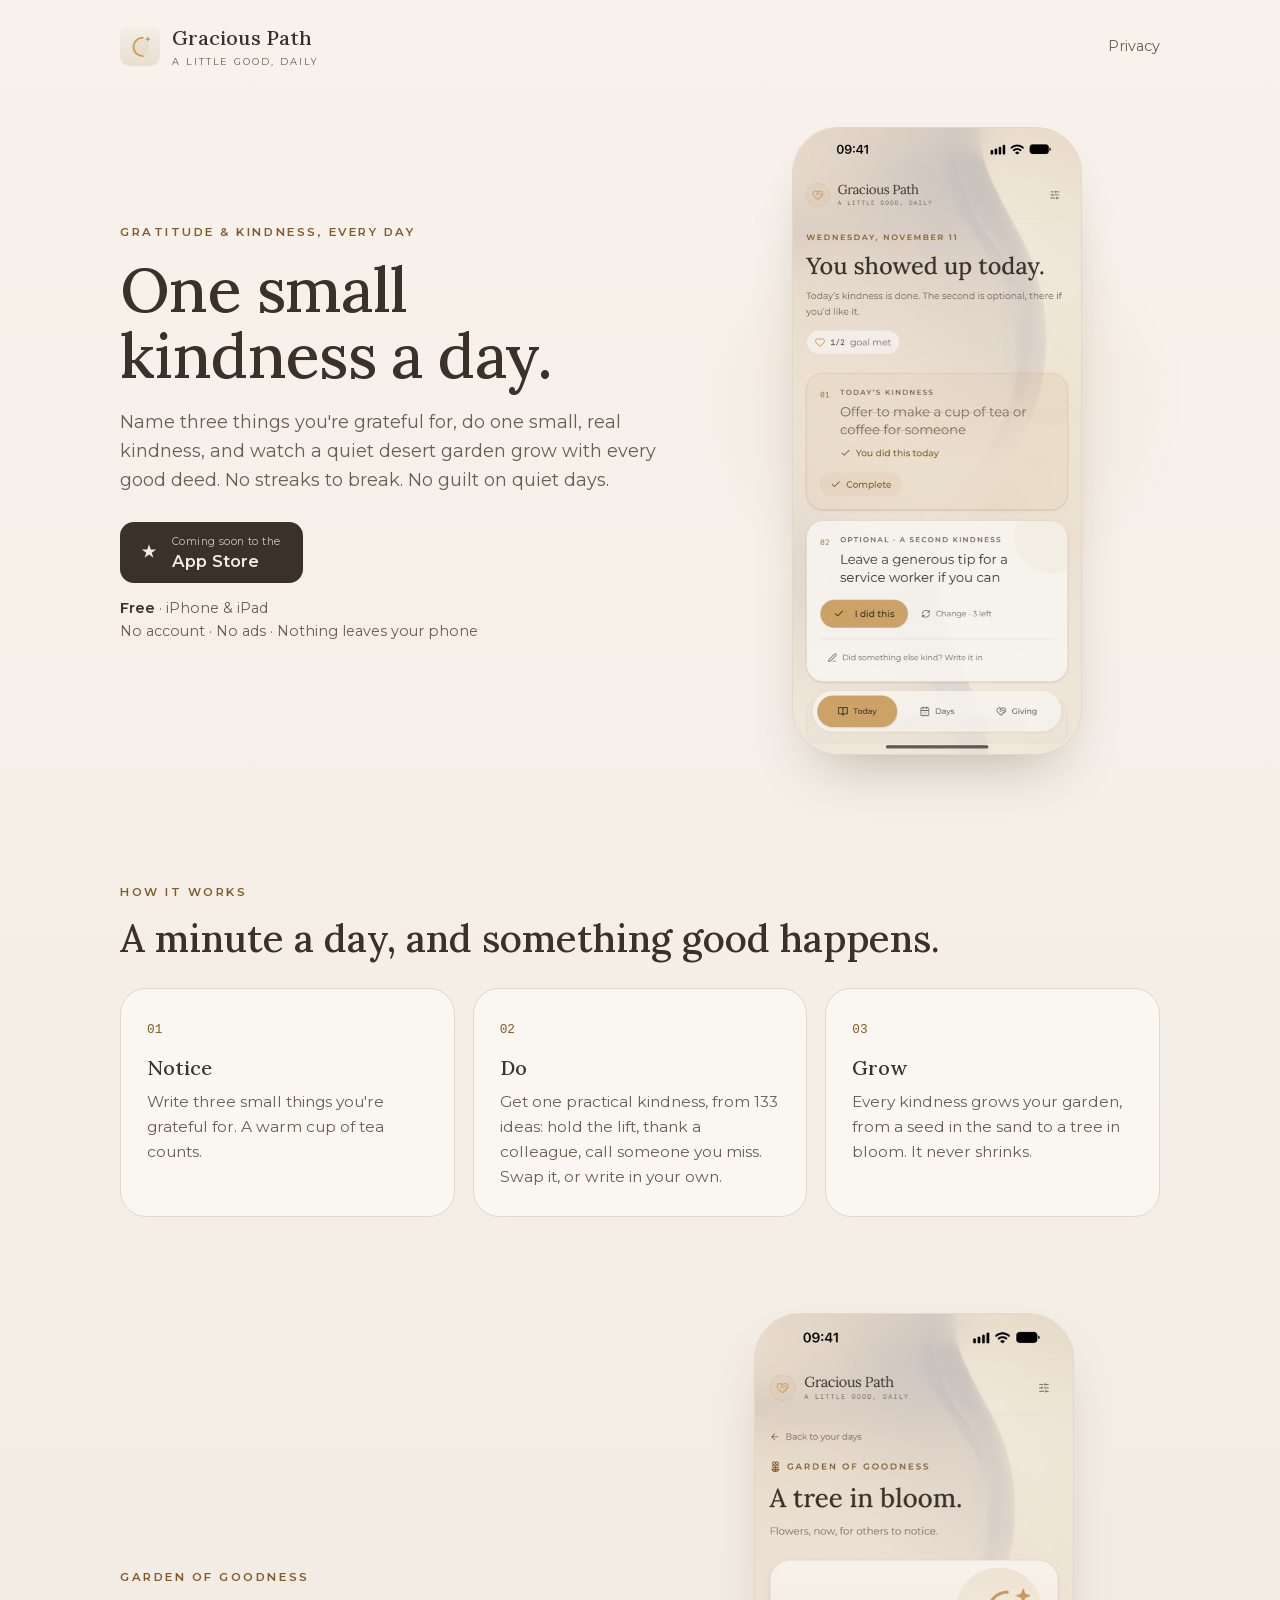
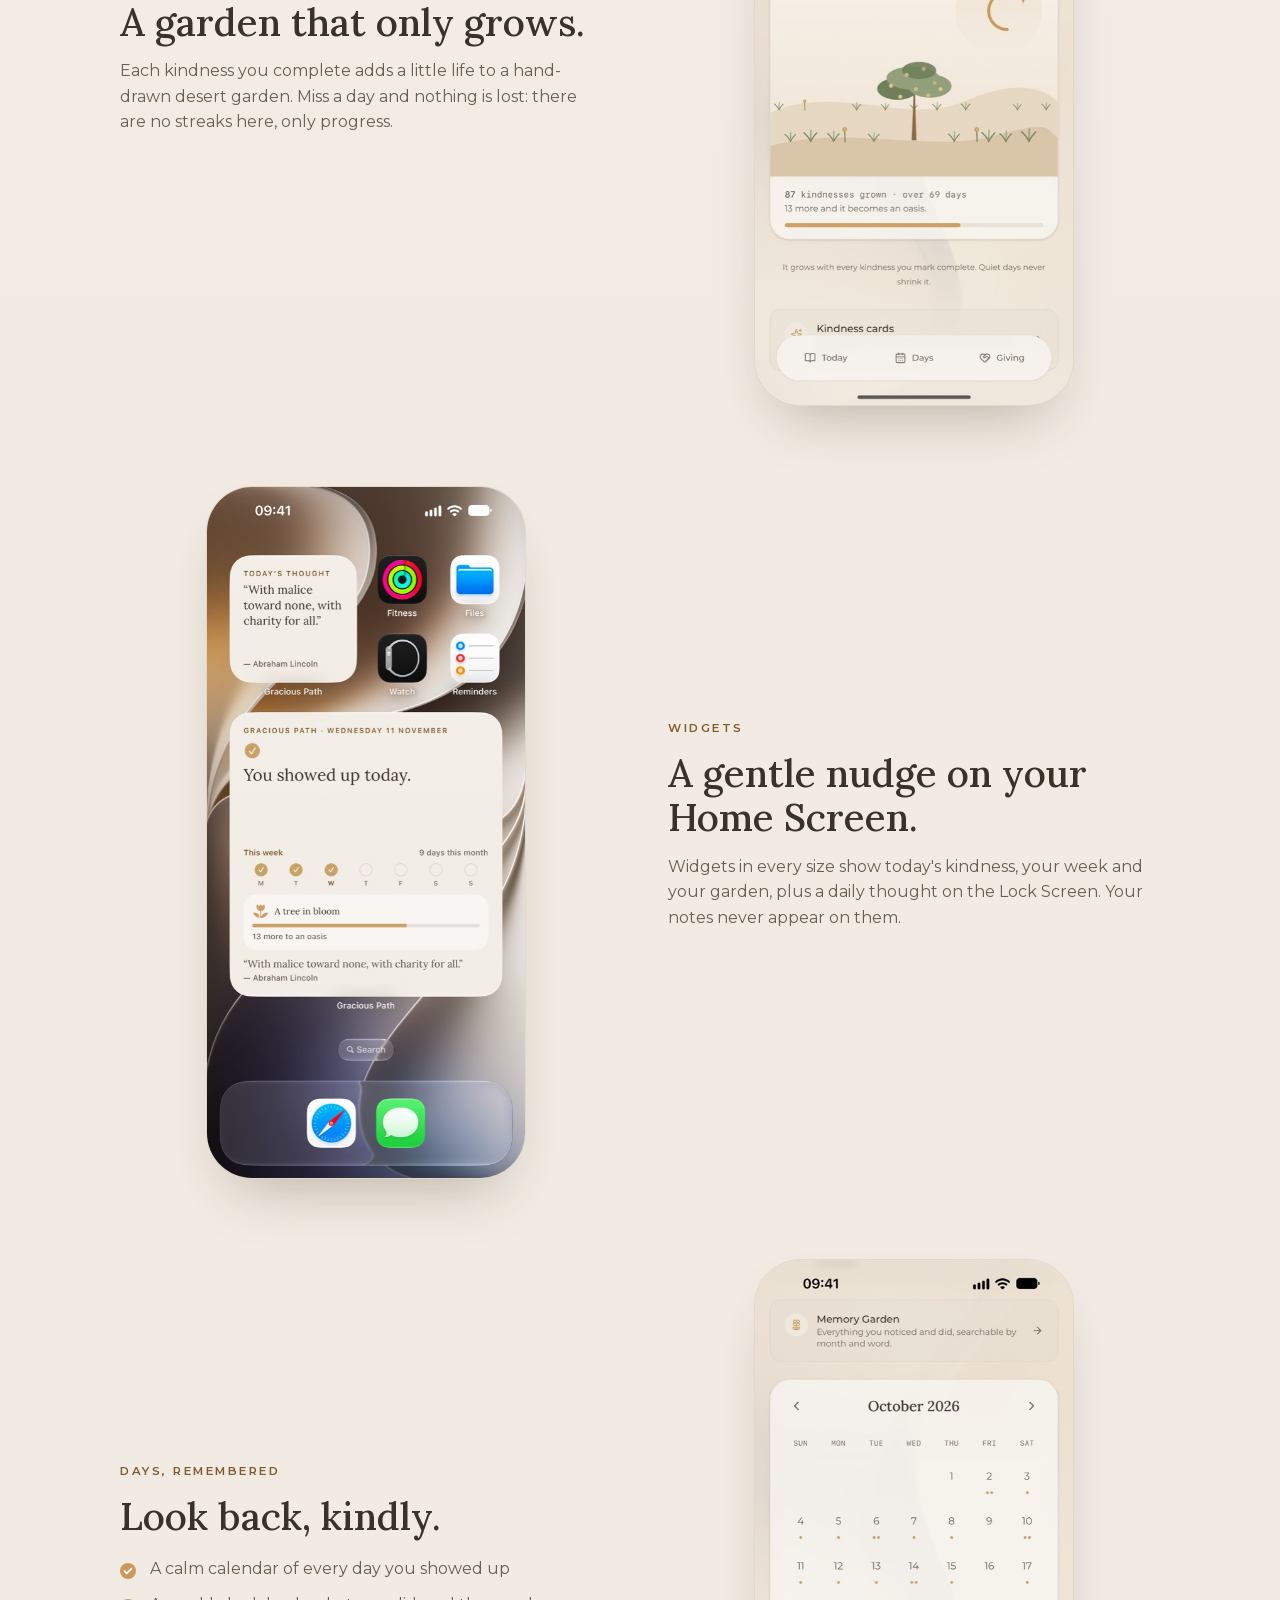
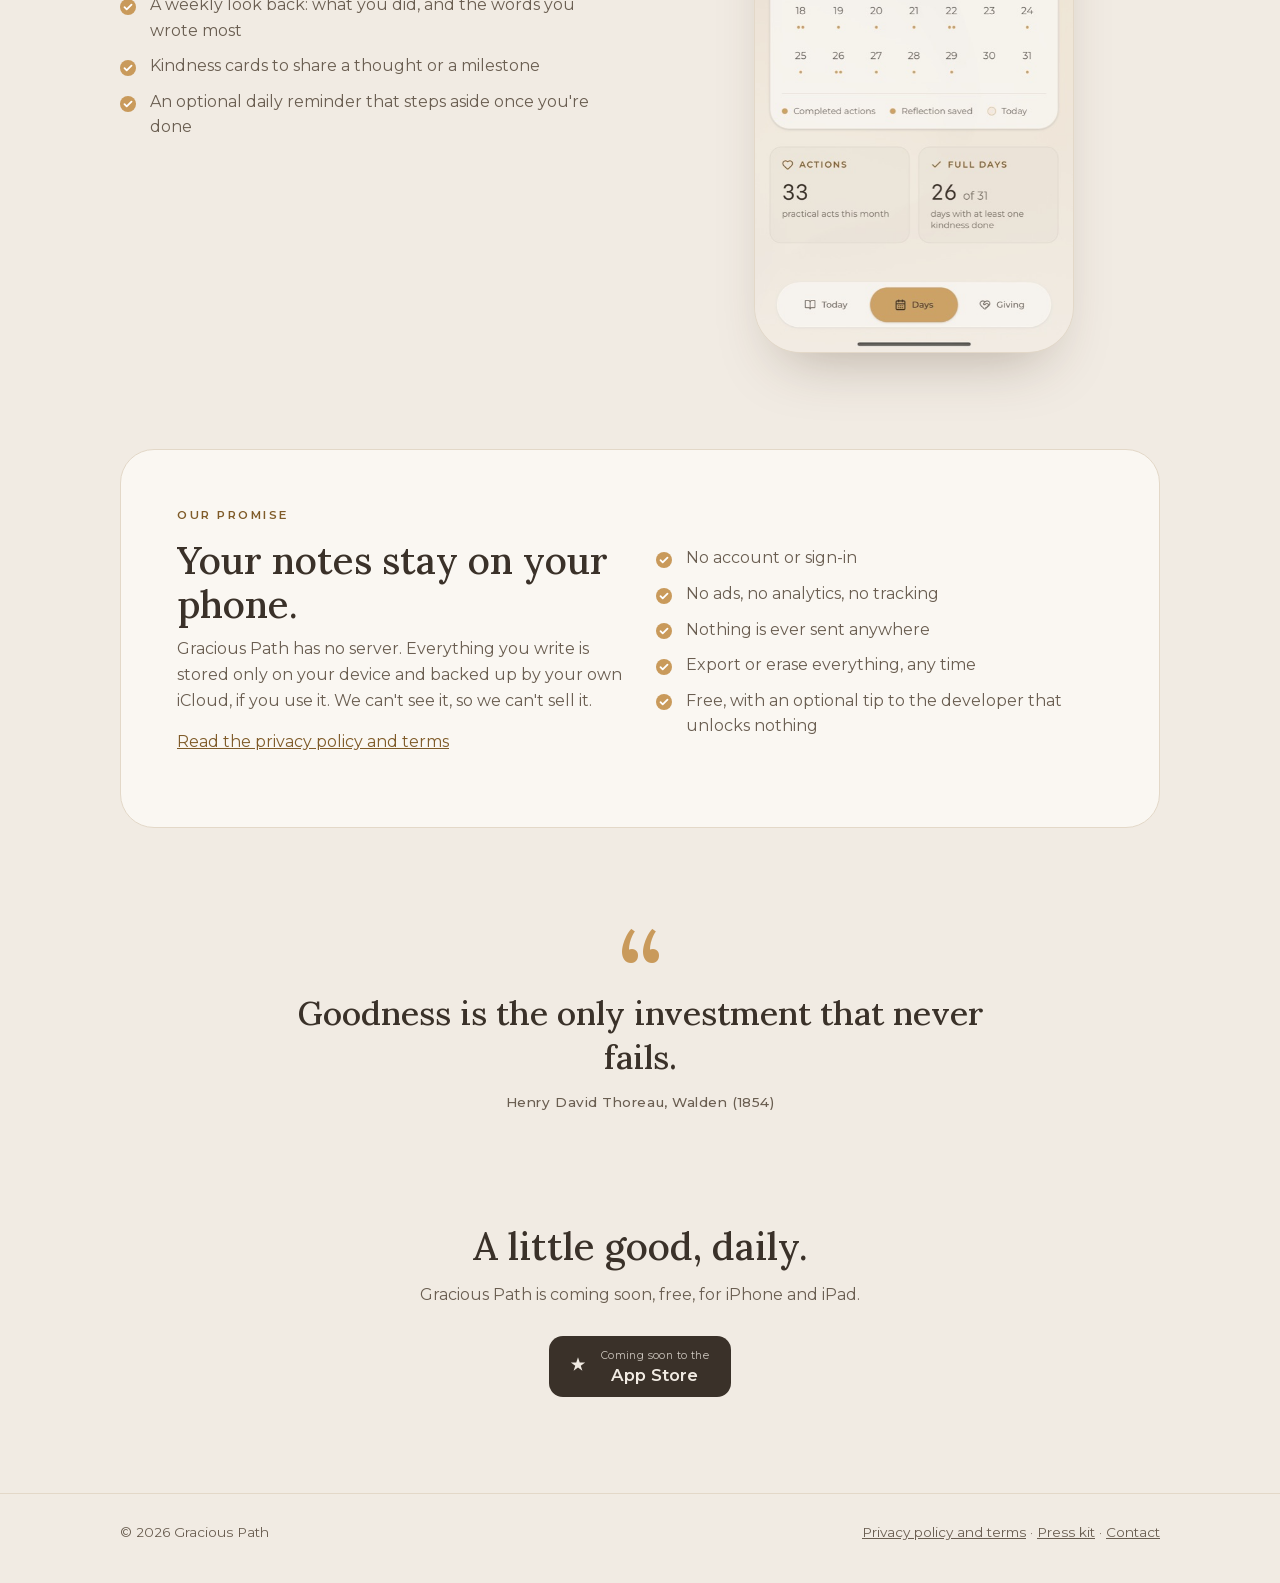
<file: index.html>
<!doctype html>
<html lang="en-GB">
  <head>
    <meta charset="utf-8" />
    <meta name="viewport" content="width=device-width, initial-scale=1" />
    <title>Gracious Path · One small kindness a day</title>
    <meta name="description" content="A free iPhone and iPad app for gratitude and small acts of kindness. Three things you're grateful for, one kind thing to do, and a garden that grows with every good deed. No account, no ads, nothing leaves your phone." />
    <meta name="theme-color" content="#f1ebe3" />
    <!-- Link previews. Update the address when graciouspath.app is pointed here. -->
    <meta property="og:type" content="website" />
    <meta property="og:title" content="Gracious Path · One small kindness a day" />
    <meta property="og:description" content="Three things you're grateful for, one kind thing to do, and a garden that grows with every good deed. Free. No account. Nothing leaves your phone." />
    <meta property="og:url" content="https://bubblycornflakes.github.io/blessed-path-site/" />
    <meta property="og:image" content="https://bubblycornflakes.github.io/blessed-path-site/images/share.jpg" />
    <meta property="og:image:width" content="1200" />
    <meta property="og:image:height" content="630" />
    <meta name="twitter:card" content="summary_large_image" />
    <link rel="icon" type="image/svg+xml" href="images/icon.svg" />
    <link rel="icon" type="image/png" href="favicon.png" />
    <link rel="apple-touch-icon" href="apple-touch-icon.png" />
    <!-- Fonts are served from this site: the page makes no requests to anyone else. -->
    <link rel="stylesheet" href="fonts/fonts.css" />
    <style>
      :root {
        --bg: #f1ebe3;
        --bg-top: #f7f2eb;
        --card: #faf7f2;
        --ink: #3a3129;
        --ink-soft: #6a5e51;
        --gold: #c99a5b;
        --gold-text: #7f5b29;
        --gold-soft: rgba(201, 154, 91, 0.14);
        --line: #e3d8c8;
        --shadow: 0 30px 60px -28px rgba(70, 50, 30, 0.35);
        color-scheme: light;
      }
      @media (prefers-color-scheme: dark) {
        :root {
          --bg: #1e1a16;
          --bg-top: #26211c;
          --card: #2a241e;
          --ink: #f0e9df;
          --ink-soft: #c2b6a6;
          --gold: #c49456;
          --gold-text: #ddb478;
          --gold-soft: rgba(196, 148, 86, 0.16);
          --line: #3d352c;
          --shadow: 0 30px 60px -28px rgba(0, 0, 0, 0.7);
          color-scheme: dark;
        }
      }
      * { box-sizing: border-box; }
      html { scroll-behavior: smooth; }
      body {
        margin: 0;
        background: linear-gradient(180deg, var(--bg-top) 0%, var(--bg) 40%);
        background-color: var(--bg);
        color: var(--ink);
        font-family: "Montserrat", "Helvetica Neue", Arial, sans-serif;
        line-height: 1.6;
        -webkit-font-smoothing: antialiased;
      }
      a { color: var(--gold-text); }
      a:focus-visible { outline: 2px solid var(--gold); outline-offset: 3px; border-radius: 4px; }
      .wrap { max-width: 1080px; margin: 0 auto; padding: 0 20px; }
      .label {
        font-size: 0.72rem; font-weight: 600; letter-spacing: 0.22em;
        text-transform: uppercase; color: var(--gold-text); margin: 0 0 14px;
      }
      h1, h2, h3, blockquote { font-family: "Lora", Georgia, serif; font-weight: 500; }
      h1 { font-size: clamp(2.4rem, 6vw, 3.9rem); line-height: 1.06; margin: 0 0 20px; letter-spacing: -0.01em; }
      h2 { font-size: clamp(1.7rem, 3.6vw, 2.4rem); line-height: 1.15; margin: 0 0 14px; }
      h3 { font-size: 1.25rem; margin: 0 0 6px; }
      p { margin: 0 0 16px; color: var(--ink-soft); }
      .lead { font-size: 1.12rem; color: var(--ink-soft); max-width: 34em; }

      /* Header */
      header { padding: 22px 0; }
      .bar { display: flex; align-items: center; justify-content: space-between; }
      .brand { display: flex; align-items: center; gap: 12px; text-decoration: none; color: var(--ink); }
      .brand img { width: 40px; height: 40px; border-radius: 10px; }
      .brand b { font-family: "Lora", Georgia, serif; font-weight: 500; font-size: 1.25rem; }
      .brand small { display: block; font-size: 0.6rem; letter-spacing: 0.2em; text-transform: uppercase; color: var(--ink-soft); }
      nav a { font-size: 0.9rem; text-decoration: none; color: var(--ink-soft); }
      nav a:hover { color: var(--ink); }

      /* Hero */
      .hero { display: grid; grid-template-columns: 1.1fr 0.9fr; gap: 48px; align-items: center; padding-top: 36px; padding-bottom: 72px; }
      .cta { display: flex; flex-wrap: wrap; align-items: center; gap: 14px 18px; margin-top: 28px; }
      .badge {
        display: inline-flex; align-items: center; gap: 12px;
        background: var(--ink); color: var(--bg); border-radius: 14px; padding: 12px 22px 12px 18px;
      }
      .badge svg { flex: none; }
      .badge span { display: block; font-size: 0.66rem; letter-spacing: 0.04em; opacity: 0.8; }
      .badge strong { display: block; font-size: 1.05rem; font-weight: 600; line-height: 1.2; }
      .facts { font-size: 0.9rem; color: var(--ink-soft); }
      .facts b { color: var(--ink); font-weight: 600; }

      /* Phone screens: real screenshots from the app */
      .phone {
        width: 100%; height: auto; max-width: 320px; margin: 0 auto; display: block;
        border-radius: 46px; border: 1px solid var(--line);
        box-shadow: var(--shadow); background: var(--card);
      }
      /* Keep the hero phone within one screen so the headline stays near the top. */
      .hero .phone { max-width: min(290px, calc((100vh - 210px) * 0.46)); }
      .glow { position: relative; }
      .glow::before {
        content: ""; position: absolute; inset: 8% -6% auto; height: 70%;
        background: radial-gradient(closest-side, var(--gold-soft), transparent);
        z-index: -1;
      }

      /* Steps */
      .steps { display: grid; grid-template-columns: repeat(3, 1fr); gap: 18px; margin-top: 28px; }
      .step { background: var(--card); border: 1px solid var(--line); border-radius: 26px; padding: 26px; }
      .num {
        font-family: "SFMono-Regular", Menlo, monospace; font-size: 0.8rem; color: var(--gold-text);
        display: inline-block; margin-bottom: 12px;
      }
      .step p { margin: 0; font-size: 0.97rem; }
      section { padding: 56px 0; }

      /* Showcase rows */
      .row { display: grid; grid-template-columns: 1fr 1fr; gap: 56px; align-items: center; padding: 40px 0; }
      .row.flip .text { order: 2; }
      .row .text { max-width: 30em; }
      ul.ticks { list-style: none; padding: 0; margin: 18px 0 0; }
      ul.ticks li { position: relative; padding-left: 30px; margin: 0 0 10px; color: var(--ink-soft); }
      ul.ticks li::before {
        content: ""; position: absolute; left: 0; top: 0.42em; width: 16px; height: 16px; border-radius: 50%;
        background: var(--gold) url("data:image/svg+xml,%3Csvg xmlns='http://www.w3.org/2000/svg' viewBox='0 0 16 16'%3E%3Cpath d='M4.5 8.2l2.2 2.2 4.8-4.8' fill='none' stroke='white' stroke-width='1.8' stroke-linecap='round' stroke-linejoin='round'/%3E%3C/svg%3E") center/16px no-repeat;
      }

      /* Privacy band */
      .promise {
        background: var(--card); border: 1px solid var(--line); border-radius: 34px;
        padding: clamp(28px, 5vw, 56px); display: grid; grid-template-columns: 1fr 1fr; gap: 32px; align-items: center;
      }
      .promise h2 { margin-bottom: 10px; }

      /* Quote */
      blockquote { margin: 0 auto; max-width: 22em; text-align: center; font-size: clamp(1.5rem, 3.4vw, 2.1rem); line-height: 1.3; color: var(--ink); }
      blockquote::before { content: "“"; display: block; color: var(--gold); font-size: 3.4em; line-height: 0.6; height: 0.45em; }
      cite { display: block; margin-top: 16px; font-family: "Montserrat", sans-serif; font-style: normal; font-size: 0.85rem; color: var(--ink-soft); letter-spacing: 0.04em; }

      /* Closing */
      .closing { text-align: center; }
      .closing .cta { justify-content: center; }
      footer { border-top: 1px solid var(--line); padding: 28px 0 40px; margin-top: 40px; font-size: 0.85rem; color: var(--ink-soft); }
      footer .bar { flex-wrap: wrap; gap: 12px 24px; }
      footer a { color: var(--ink-soft); }

      @media (max-width: 820px) {
        .hero, .row, .promise { grid-template-columns: 1fr; }
        .hero { gap: 40px; padding-top: 16px; }
        .row { gap: 32px; padding: 28px 0; }
        .row.flip .text { order: 0; }
        .steps { grid-template-columns: 1fr; }
        .phone, .hero .phone { max-width: 280px; border-radius: 40px; }
      }
      @media (prefers-reduced-motion: reduce) { html { scroll-behavior: auto; } }
    </style>
  </head>
  <body>
    <header>
      <div class="wrap bar">
        <a class="brand" href="./" aria-label="Gracious Path home">
          <img src="images/icon.svg" alt="" width="40" height="40" />
          <span><b>Gracious Path</b><small>A little good, daily</small></span>
        </a>
        <nav><a href="privacy/">Privacy</a></nav>
      </div>
    </header>

    <main>
      <div class="wrap hero">
        <div>
          <p class="label">Gratitude &amp; kindness, every day</p>
          <h1>One small kindness a day.</h1>
          <p class="lead">Name three things you're grateful for, do one small, real kindness, and watch a quiet desert garden grow with every good deed. No streaks to break. No guilt on quiet days.</p>
          <div class="cta">
            <div class="badge" role="note" aria-label="Coming soon to the App Store">
              <svg width="22" height="22" viewBox="0 0 24 24" aria-hidden="true"><path fill="currentColor" d="M12 2.5l1.9 5.6h5.9l-4.8 3.5 1.8 5.6L12 13.7l-4.8 3.5 1.8-5.6-4.8-3.5h5.9z"/></svg>
              <div><span>Coming soon to the</span><strong>App Store</strong></div>
            </div>
            <p class="facts"><b>Free</b> · iPhone &amp; iPad<br />No account · No ads · Nothing leaves your phone</p>
          </div>
        </div>
        <div class="glow">
          <img class="phone" src="images/today.jpg" width="506" height="1100" alt="The Today screen in Gracious Path: three gratitude notes saved, today's kindness marked done, and a second optional kindness suggested." />
        </div>
      </div>

      <section aria-labelledby="how">
        <div class="wrap">
          <p class="label">How it works</p>
          <h2 id="how">A minute a day, and something good happens.</h2>
          <div class="steps">
            <div class="step">
              <span class="num">01</span>
              <h3>Notice</h3>
              <p>Write three small things you're grateful for. A warm cup of tea counts.</p>
            </div>
            <div class="step">
              <span class="num">02</span>
              <h3>Do</h3>
              <p>Get one practical kindness, from 133 ideas: hold the lift, thank a colleague, call someone you miss. Swap it, or write in your own.</p>
            </div>
            <div class="step">
              <span class="num">03</span>
              <h3>Grow</h3>
              <p>Every kindness grows your garden, from a seed in the sand to a tree in bloom. It never shrinks.</p>
            </div>
          </div>
        </div>
      </section>

      <div class="wrap">
        <div class="row">
          <div class="text">
            <p class="label">Garden of Goodness</p>
            <h2>A garden that only grows.</h2>
            <p>Each kindness you complete adds a little life to a hand-drawn desert garden. Miss a day and nothing is lost: there are no streaks here, only progress.</p>
          </div>
          <img class="phone" src="images/garden.jpg" width="506" height="1100" loading="lazy" alt="The Garden of Goodness screen showing a tree in bloom after 87 kindnesses, with a bar towards the next stage." />
        </div>

        <div class="row flip">
          <div class="text">
            <p class="label">Widgets</p>
            <h2>A gentle nudge on your Home Screen.</h2>
            <p>Widgets in every size show today's kindness, your week and your garden, plus a daily thought on the Lock Screen. Your notes never appear on them.</p>
          </div>
          <img class="phone" src="images/widgets.jpg" width="506" height="1100" loading="lazy" alt="An iPhone Home Screen with the Gracious Path widgets: a daily quote and a large widget showing today's kindness done, three days this week and the garden's progress." />
        </div>

        <div class="row">
          <div class="text">
            <p class="label">Days, remembered</p>
            <h2>Look back, kindly.</h2>
            <ul class="ticks">
              <li>A calm calendar of every day you showed up</li>
              <li>A weekly look back: what you did, and the words you wrote most</li>
              <li>Kindness cards to share a thought or a milestone</li>
              <li>An optional daily reminder that steps aside once you're done</li>
            </ul>
          </div>
          <img class="phone" src="images/days.jpg" width="506" height="1100" loading="lazy" alt="The Days screen with an October calendar marking completed kindnesses, 33 kind actions and 26 of 31 days." />
        </div>
      </div>

      <section aria-labelledby="privacy-title">
        <div class="wrap">
          <div class="promise">
            <div>
              <p class="label">Our promise</p>
              <h2 id="privacy-title">Your notes stay on your phone.</h2>
              <p>Gracious Path has no server. Everything you write is stored only on your device and backed up by your own iCloud, if you use it. We can't see it, so we can't sell it.</p>
              <p><a href="privacy/">Read the privacy policy and terms</a></p>
            </div>
            <ul class="ticks">
              <li>No account or sign-in</li>
              <li>No ads, no analytics, no tracking</li>
              <li>Nothing is ever sent anywhere</li>
              <li>Export or erase everything, any time</li>
              <li>Free, with an optional tip to the developer that unlocks nothing</li>
            </ul>
          </div>
        </div>
      </section>

      <section aria-label="A thought">
        <div class="wrap">
          <blockquote>Goodness is the only investment that never fails.<cite>Henry David Thoreau, Walden (1854)</cite></blockquote>
        </div>
      </section>

      <section class="closing" aria-labelledby="closing-title">
        <div class="wrap">
          <h2 id="closing-title">A little good, daily.</h2>
          <p>Gracious Path is coming soon, free, for iPhone and iPad.</p>
          <div class="cta">
            <div class="badge" role="note" aria-label="Coming soon to the App Store">
              <svg width="22" height="22" viewBox="0 0 24 24" aria-hidden="true"><path fill="currentColor" d="M12 2.5l1.9 5.6h5.9l-4.8 3.5 1.8 5.6L12 13.7l-4.8 3.5 1.8-5.6-4.8-3.5h5.9z"/></svg>
              <div><span>Coming soon to the</span><strong>App Store</strong></div>
            </div>
          </div>
        </div>
      </section>
    </main>

    <footer>
      <div class="wrap bar">
        <span>© 2026 Gracious Path</span>
        <span><a href="privacy/">Privacy policy and terms</a> · <a href="press/">Press kit</a> · <a href="mailto:bubcflake@gmail.com">Contact</a></span>
      </div>
    </footer>
  </body>
</html>
</file>
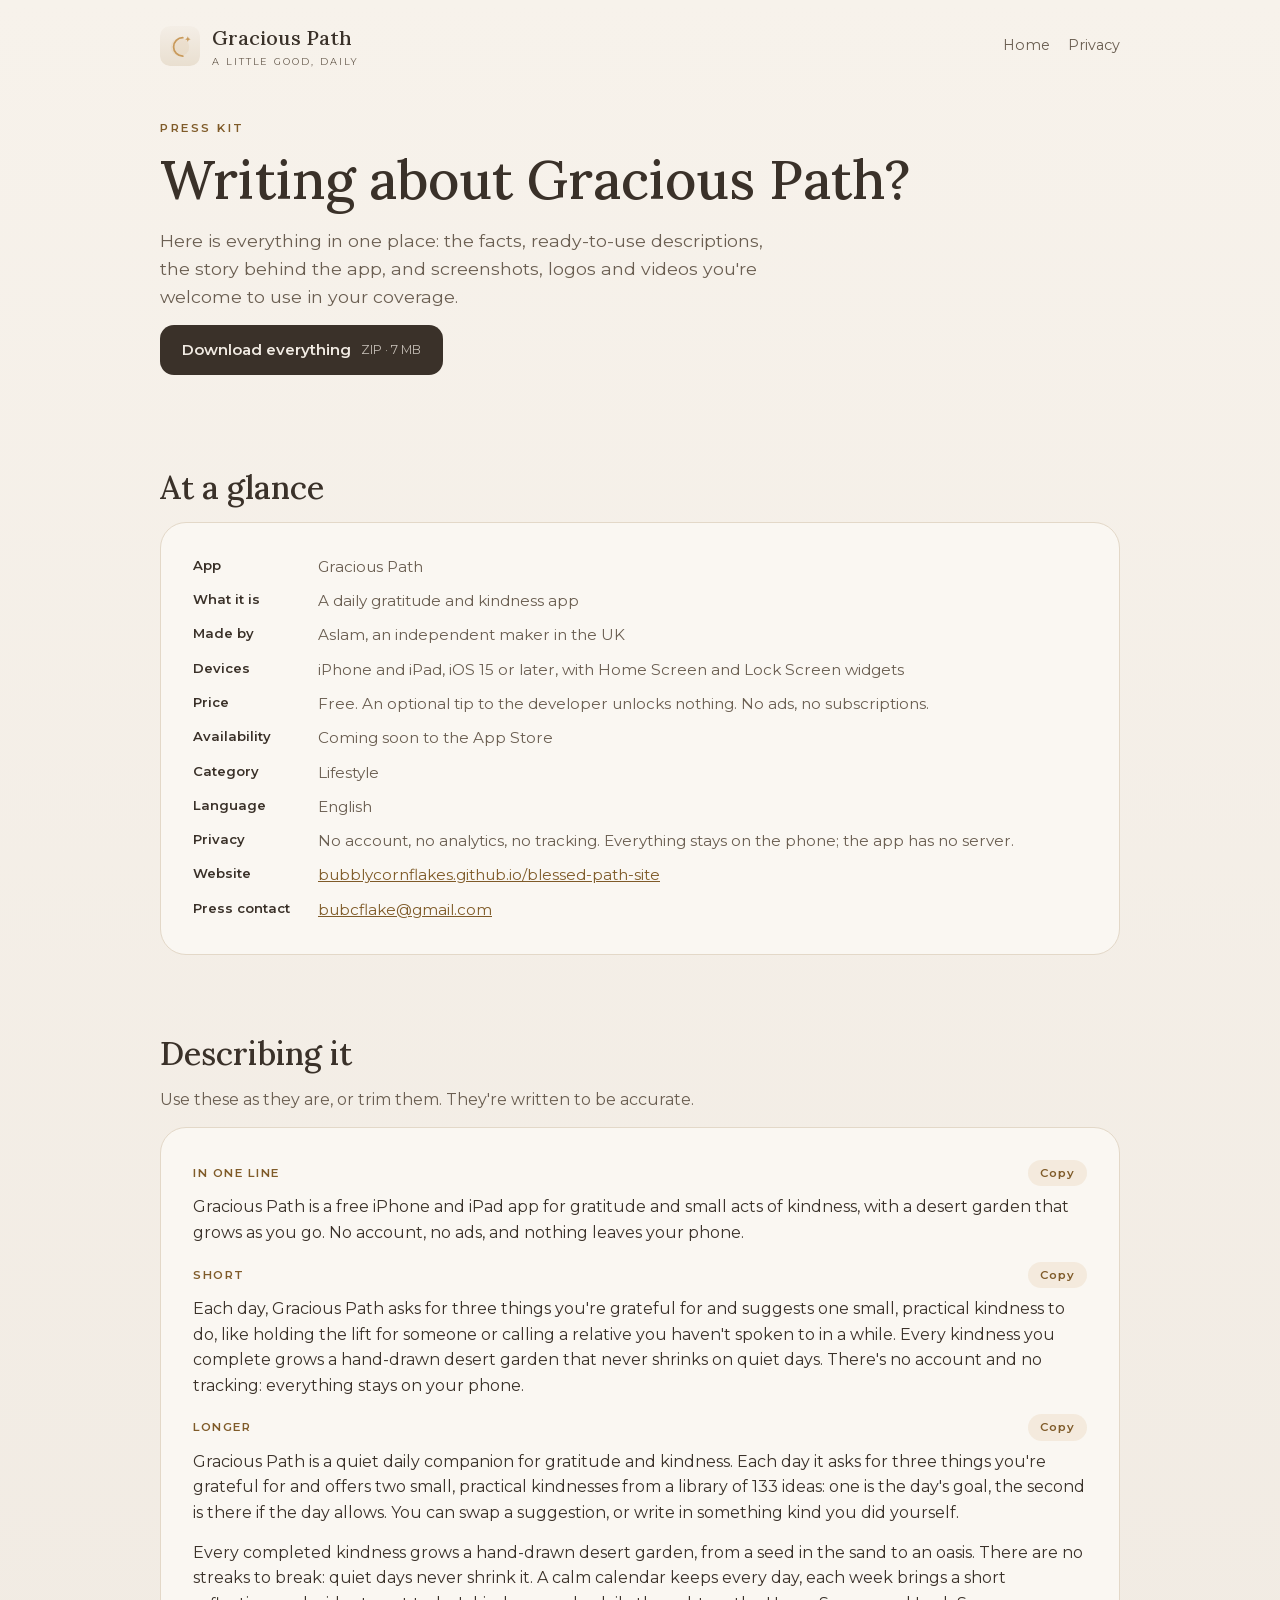
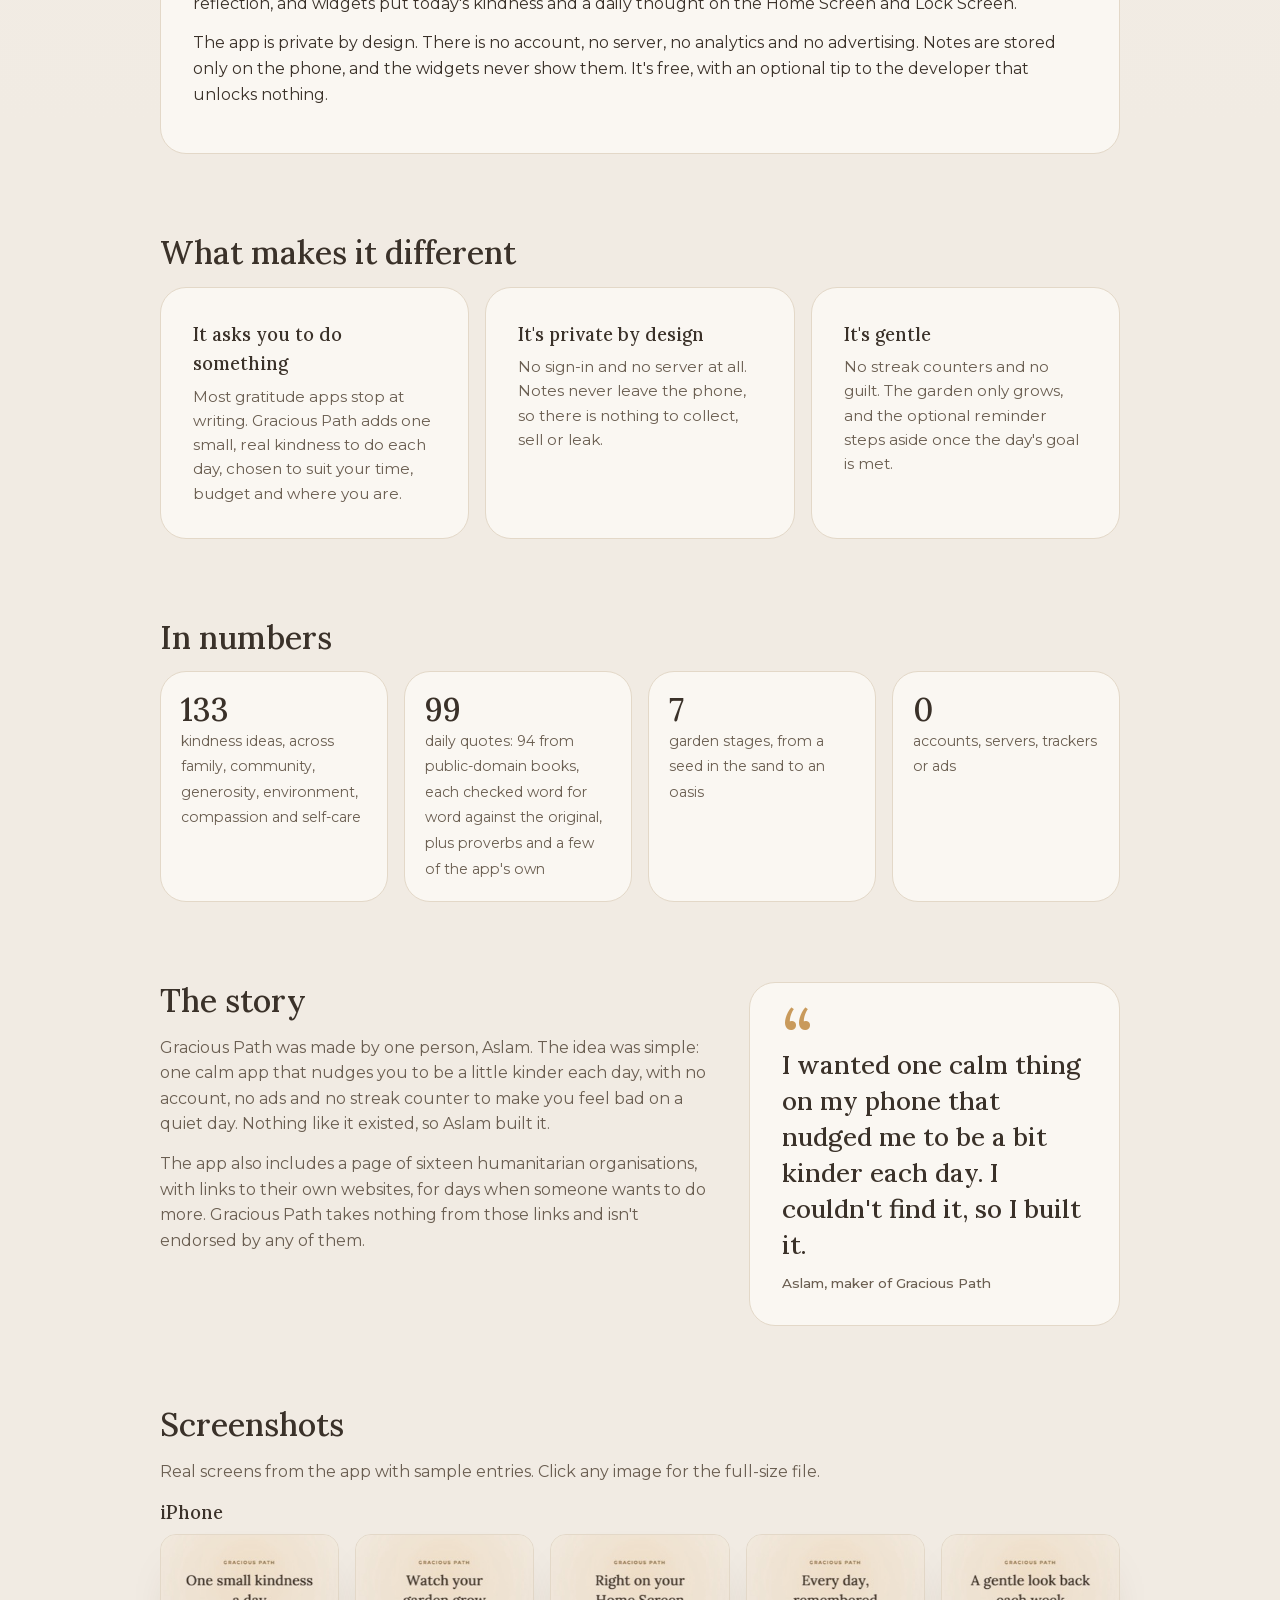
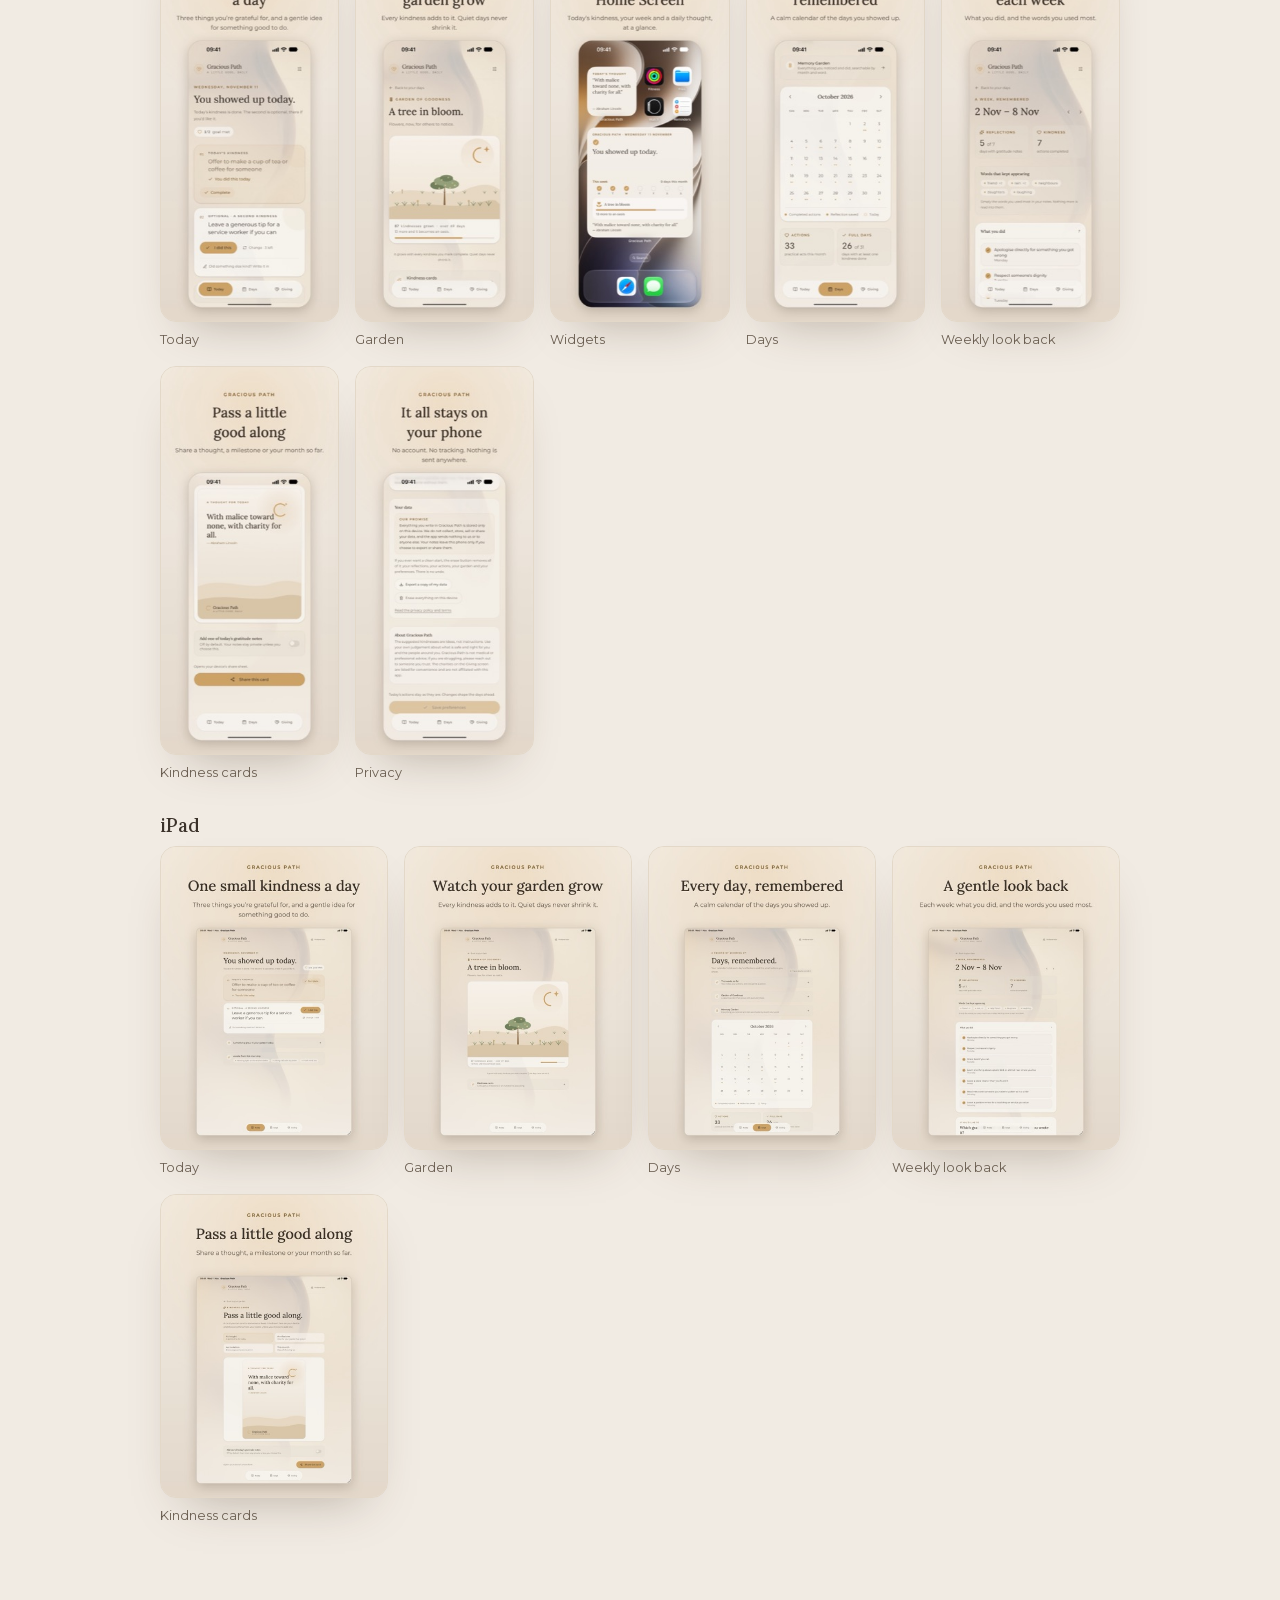
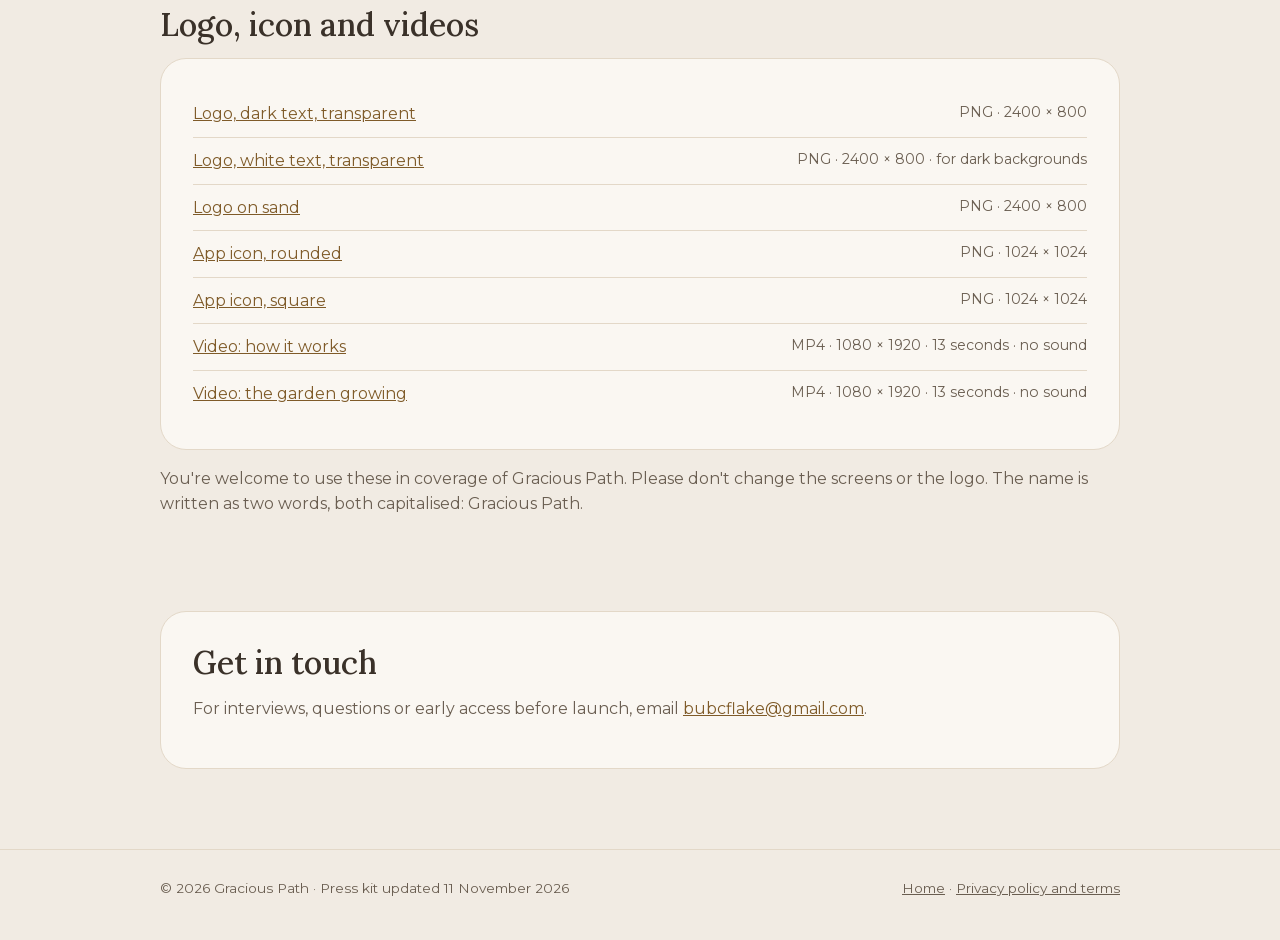
<file: press/index.html>
<!doctype html>
<html lang="en-GB">
  <head>
    <meta charset="utf-8" />
    <meta name="viewport" content="width=device-width, initial-scale=1" />
    <title>Press kit · Gracious Path</title>
    <meta name="description" content="Press kit for Gracious Path, a free iPhone and iPad app for gratitude and small acts of kindness: facts, descriptions, the founder's story, screenshots, logos and videos." />
    <meta name="theme-color" content="#f1ebe3" />
    <meta property="og:type" content="website" />
    <meta property="og:title" content="Gracious Path press kit" />
    <meta property="og:description" content="Facts, descriptions, screenshots, logos and videos for writing about Gracious Path." />
    <meta property="og:url" content="https://bubblycornflakes.github.io/blessed-path-site/press/" />
    <meta property="og:image" content="https://bubblycornflakes.github.io/blessed-path-site/images/share.jpg" />
    <meta name="twitter:card" content="summary_large_image" />
    <link rel="icon" type="image/svg+xml" href="../images/icon.svg" />
    <link rel="icon" type="image/png" href="../favicon.png" />
    <link rel="apple-touch-icon" href="../apple-touch-icon.png" />
    <!-- Fonts are served from this site: the page makes no requests to anyone else. -->
    <link rel="stylesheet" href="../fonts/fonts.css" />
    <style>
      :root {
        --bg: #f1ebe3; --bg-top: #f7f2eb; --card: #faf7f2; --ink: #3a3129; --ink-soft: #6a5e51;
        --gold: #c99a5b; --gold-text: #7f5b29; --gold-soft: rgba(201, 154, 91, 0.14); --line: #e3d8c8;
        --shadow: 0 24px 48px -26px rgba(70, 50, 30, 0.35);
        color-scheme: light;
      }
      @media (prefers-color-scheme: dark) {
        :root {
          --bg: #1e1a16; --bg-top: #26211c; --card: #2a241e; --ink: #f0e9df; --ink-soft: #c2b6a6;
          --gold: #c49456; --gold-text: #ddb478; --gold-soft: rgba(196, 148, 86, 0.16); --line: #3d352c;
          --shadow: 0 24px 48px -26px rgba(0, 0, 0, 0.7);
          color-scheme: dark;
        }
      }
      * { box-sizing: border-box; }
      body {
        margin: 0; background: linear-gradient(180deg, var(--bg-top) 0%, var(--bg) 30%); background-color: var(--bg);
        color: var(--ink); font-family: "Montserrat", "Helvetica Neue", Arial, sans-serif; line-height: 1.6;
        -webkit-font-smoothing: antialiased;
      }
      a { color: var(--gold-text); }
      a:focus-visible, button:focus-visible { outline: 2px solid var(--gold); outline-offset: 3px; border-radius: 4px; }
      .wrap { max-width: 1000px; margin: 0 auto; padding: 0 20px; }
      .label { font-size: 0.72rem; font-weight: 600; letter-spacing: 0.22em; text-transform: uppercase; color: var(--gold-text); margin: 0 0 12px; }
      h1, h2, h3, blockquote { font-family: "Lora", Georgia, serif; font-weight: 500; }
      h1 { font-size: clamp(2.2rem, 5.5vw, 3.4rem); line-height: 1.08; margin: 0 0 18px; }
      h2 { font-size: clamp(1.5rem, 3.2vw, 2rem); line-height: 1.2; margin: 0 0 14px; }
      h3 { font-size: 1.15rem; margin: 0 0 6px; }
      p { margin: 0 0 14px; color: var(--ink-soft); }
      .lead { font-size: 1.1rem; max-width: 36em; }
      header { padding: 22px 0; }
      .bar { display: flex; align-items: center; justify-content: space-between; gap: 12px; }
      .brand { display: flex; align-items: center; gap: 12px; text-decoration: none; color: var(--ink); }
      .brand img { width: 40px; height: 40px; border-radius: 10px; }
      .brand b { font-family: "Lora", Georgia, serif; font-weight: 500; font-size: 1.25rem; }
      .brand small { display: block; font-size: 0.6rem; letter-spacing: 0.2em; text-transform: uppercase; color: var(--ink-soft); }
      nav { display: flex; gap: 18px; }
      nav a { font-size: 0.9rem; text-decoration: none; color: var(--ink-soft); }
      nav a:hover { color: var(--ink); }
      section { padding: 40px 0; }
      .intro { padding-top: 28px; }
      .button {
        display: inline-flex; align-items: center; gap: 10px; background: var(--ink); color: var(--bg);
        border-radius: 14px; padding: 13px 22px; text-decoration: none; font-weight: 600; font-size: 0.95rem;
      }
      .button small { font-weight: 400; opacity: 0.75; }
      .card { background: var(--card); border: 1px solid var(--line); border-radius: 26px; padding: clamp(20px, 4vw, 32px); }
      dl.facts { display: grid; grid-template-columns: max-content 1fr; gap: 10px 28px; margin: 0; }
      dl.facts dt { font-size: 0.82rem; font-weight: 600; color: var(--ink); }
      dl.facts dd { margin: 0; color: var(--ink-soft); font-size: 0.95rem; }
      .copy { position: relative; }
      .copy p { color: var(--ink); }
      .copy + .copy { margin-top: 16px; }
      .copy .hint { font-size: 0.72rem; letter-spacing: 0.14em; text-transform: uppercase; color: var(--gold-text); font-weight: 600; margin-bottom: 8px; display: flex; justify-content: space-between; align-items: center; gap: 12px; }
      .copy button {
        font: inherit; font-size: 0.72rem; letter-spacing: 0.08em; color: var(--gold-text); background: var(--gold-soft);
        border: 0; border-radius: 999px; padding: 4px 12px; cursor: pointer;
      }
      .three { display: grid; grid-template-columns: repeat(3, 1fr); gap: 16px; }
      .three .card p { margin: 0; font-size: 0.95rem; }
      .numbers { display: grid; grid-template-columns: repeat(4, 1fr); gap: 16px; }
      .numbers .card { padding: 20px; }
      .numbers b { display: block; font-family: "Lora", Georgia, serif; font-weight: 500; font-size: 2rem; color: var(--ink); line-height: 1.1; }
      .numbers span { font-size: 0.88rem; color: var(--ink-soft); }
      blockquote { margin: 0; font-size: clamp(1.25rem, 2.6vw, 1.6rem); line-height: 1.4; color: var(--ink); }
      blockquote::before { content: "“"; display: block; color: var(--gold); font-size: 3em; line-height: 0.6; height: 0.42em; }
      cite { display: block; margin-top: 12px; font-family: "Montserrat", sans-serif; font-style: normal; font-size: 0.85rem; color: var(--ink-soft); }
      .story { display: grid; grid-template-columns: 1.2fr 0.8fr; gap: 32px; align-items: start; }
      .gallery { display: grid; grid-template-columns: repeat(auto-fill, minmax(150px, 1fr)); gap: 16px; }
      .gallery.wide { grid-template-columns: repeat(auto-fill, minmax(200px, 1fr)); }
      .gallery a { display: block; text-decoration: none; color: var(--ink-soft); font-size: 0.8rem; }
      .gallery img { width: 100%; height: auto; display: block; border-radius: 16px; border: 1px solid var(--line); box-shadow: var(--shadow); background: var(--card); margin-bottom: 8px; }
      ul.files { list-style: none; padding: 0; margin: 0; }
      ul.files li { padding: 10px 0; border-bottom: 1px solid var(--line); display: flex; justify-content: space-between; gap: 16px; flex-wrap: wrap; }
      ul.files li:last-child { border-bottom: 0; }
      ul.files span { color: var(--ink-soft); font-size: 0.88rem; }
      footer { border-top: 1px solid var(--line); padding: 28px 0 40px; margin-top: 40px; font-size: 0.85rem; color: var(--ink-soft); }
      footer .bar { flex-wrap: wrap; }
      footer a { color: var(--ink-soft); }
      @media (max-width: 820px) {
        .three, .story { grid-template-columns: 1fr; }
        .numbers { grid-template-columns: repeat(2, 1fr); }
        dl.facts { grid-template-columns: 1fr; gap: 2px; }
        dl.facts dd { margin-bottom: 10px; }
      }
    </style>
  </head>
  <body>
    <header>
      <div class="wrap bar">
        <a class="brand" href="../" aria-label="Gracious Path home">
          <img src="../images/icon.svg" alt="" width="40" height="40" />
          <span><b>Gracious Path</b><small>A little good, daily</small></span>
        </a>
        <nav><a href="../">Home</a><a href="../privacy/">Privacy</a></nav>
      </div>
    </header>

    <main>
      <section class="intro">
        <div class="wrap">
          <p class="label">Press kit</p>
          <h1>Writing about Gracious Path?</h1>
          <p class="lead">Here is everything in one place: the facts, ready-to-use descriptions, the story behind the app, and screenshots, logos and videos you're welcome to use in your coverage.</p>
          <p><a class="button" href="gracious-path-press-kit.zip" download>Download everything <small>ZIP · 7 MB</small></a></p>
        </div>
      </section>

      <section aria-labelledby="facts">
        <div class="wrap">
          <h2 id="facts">At a glance</h2>
          <div class="card">
            <dl class="facts">
              <dt>App</dt><dd>Gracious Path</dd>
              <dt>What it is</dt><dd>A daily gratitude and kindness app</dd>
              <dt>Made by</dt><dd>Aslam, an independent maker in the UK</dd>
              <dt>Devices</dt><dd>iPhone and iPad, iOS 15 or later, with Home Screen and Lock Screen widgets</dd>
              <dt>Price</dt><dd>Free. An optional tip to the developer unlocks nothing. No ads, no subscriptions.</dd>
              <dt>Availability</dt><dd>Coming soon to the App Store</dd>
              <dt>Category</dt><dd>Lifestyle</dd>
              <dt>Language</dt><dd>English</dd>
              <dt>Privacy</dt><dd>No account, no analytics, no tracking. Everything stays on the phone; the app has no server.</dd>
              <dt>Website</dt><dd><a href="../">bubblycornflakes.github.io/blessed-path-site</a></dd>
              <dt>Press contact</dt><dd><a href="mailto:bubcflake@gmail.com">bubcflake@gmail.com</a></dd>
            </dl>
          </div>
        </div>
      </section>

      <section aria-labelledby="describe">
        <div class="wrap">
          <h2 id="describe">Describing it</h2>
          <p>Use these as they are, or trim them. They're written to be accurate.</p>
          <div class="card">
            <div class="copy">
              <div class="hint">In one line <button type="button" data-copy="one">Copy</button></div>
              <p id="one">Gracious Path is a free iPhone and iPad app for gratitude and small acts of kindness, with a desert garden that grows as you go. No account, no ads, and nothing leaves your phone.</p>
            </div>
            <div class="copy">
              <div class="hint">Short <button type="button" data-copy="short">Copy</button></div>
              <p id="short">Each day, Gracious Path asks for three things you're grateful for and suggests one small, practical kindness to do, like holding the lift for someone or calling a relative you haven't spoken to in a while. Every kindness you complete grows a hand-drawn desert garden that never shrinks on quiet days. There's no account and no tracking: everything stays on your phone.</p>
            </div>
            <div class="copy">
              <div class="hint">Longer <button type="button" data-copy="long">Copy</button></div>
              <div id="long">
                <p>Gracious Path is a quiet daily companion for gratitude and kindness. Each day it asks for three things you're grateful for and offers two small, practical kindnesses from a library of 133 ideas: one is the day's goal, the second is there if the day allows. You can swap a suggestion, or write in something kind you did yourself.</p>
                <p>Every completed kindness grows a hand-drawn desert garden, from a seed in the sand to an oasis. There are no streaks to break: quiet days never shrink it. A calm calendar keeps every day, each week brings a short reflection, and widgets put today's kindness and a daily thought on the Home Screen and Lock Screen.</p>
                <p>The app is private by design. There is no account, no server, no analytics and no advertising. Notes are stored only on the phone, and the widgets never show them. It's free, with an optional tip to the developer that unlocks nothing.</p>
              </div>
            </div>
          </div>
        </div>
      </section>

      <section aria-labelledby="different">
        <div class="wrap">
          <h2 id="different">What makes it different</h2>
          <div class="three">
            <div class="card"><h3>It asks you to do something</h3><p>Most gratitude apps stop at writing. Gracious Path adds one small, real kindness to do each day, chosen to suit your time, budget and where you are.</p></div>
            <div class="card"><h3>It's private by design</h3><p>No sign-in and no server at all. Notes never leave the phone, so there is nothing to collect, sell or leak.</p></div>
            <div class="card"><h3>It's gentle</h3><p>No streak counters and no guilt. The garden only grows, and the optional reminder steps aside once the day's goal is met.</p></div>
          </div>
        </div>
      </section>

      <section aria-labelledby="numbers">
        <div class="wrap">
          <h2 id="numbers">In numbers</h2>
          <div class="numbers">
            <div class="card"><b>133</b><span>kindness ideas, across family, community, generosity, environment, compassion and self-care</span></div>
            <div class="card"><b>99</b><span>daily quotes: 94 from public-domain books, each checked word for word against the original, plus proverbs and a few of the app's own</span></div>
            <div class="card"><b>7</b><span>garden stages, from a seed in the sand to an oasis</span></div>
            <div class="card"><b>0</b><span>accounts, servers, trackers or ads</span></div>
          </div>
        </div>
      </section>

      <section aria-labelledby="story">
        <div class="wrap story">
          <div>
            <h2 id="story">The story</h2>
            <p>Gracious Path was made by one person, Aslam. The idea was simple: one calm app that nudges you to be a little kinder each day, with no account, no ads and no streak counter to make you feel bad on a quiet day. Nothing like it existed, so Aslam built it.</p>
            <p>The app also includes a page of sixteen humanitarian organisations, with links to their own websites, for days when someone wants to do more. Gracious Path takes nothing from those links and isn't endorsed by any of them.</p>
          </div>
          <div class="card">
            <blockquote>I wanted one calm thing on my phone that nudged me to be a bit kinder each day. I couldn't find it, so I built it.<cite>Aslam, maker of Gracious Path</cite></blockquote>
          </div>
        </div>
      </section>

      <section aria-labelledby="images">
        <div class="wrap">
          <h2 id="images">Screenshots</h2>
          <p>Real screens from the app with sample entries. Click any image for the full-size file.</p>
          <h3>iPhone</h3>
          <div class="gallery">
            <a href="assets/screenshots/iphone/01-today.jpg"><img src="thumbs/iphone-01-today.jpg" width="258" height="560" loading="lazy" alt="Today screen: three gratitudes and today's kindness." />Today</a>
            <a href="assets/screenshots/iphone/02-garden.jpg"><img src="thumbs/iphone-02-garden.jpg" width="258" height="560" loading="lazy" alt="The garden in bloom." />Garden</a>
            <a href="assets/screenshots/iphone/03-widgets.jpg"><img src="thumbs/iphone-03-widgets.jpg" width="258" height="560" loading="lazy" alt="Home Screen widgets." />Widgets</a>
            <a href="assets/screenshots/iphone/04-days.jpg"><img src="thumbs/iphone-04-days.jpg" width="258" height="560" loading="lazy" alt="The Days calendar." />Days</a>
            <a href="assets/screenshots/iphone/05-week.jpg"><img src="thumbs/iphone-05-week.jpg" width="258" height="560" loading="lazy" alt="The weekly look back." />Weekly look back</a>
            <a href="assets/screenshots/iphone/06-cards.jpg"><img src="thumbs/iphone-06-cards.jpg" width="258" height="560" loading="lazy" alt="Kindness cards." />Kindness cards</a>
            <a href="assets/screenshots/iphone/07-privacy.jpg"><img src="thumbs/iphone-07-privacy.jpg" width="258" height="560" loading="lazy" alt="The privacy promise." />Privacy</a>
          </div>
          <h3 style="margin-top: 28px;">iPad</h3>
          <div class="gallery wide">
            <a href="assets/screenshots/ipad/01-today.jpg"><img src="thumbs/ipad-01-today.jpg" width="420" height="560" loading="lazy" alt="Today screen on iPad." />Today</a>
            <a href="assets/screenshots/ipad/02-garden.jpg"><img src="thumbs/ipad-02-garden.jpg" width="420" height="560" loading="lazy" alt="The garden on iPad." />Garden</a>
            <a href="assets/screenshots/ipad/03-days.jpg"><img src="thumbs/ipad-03-days.jpg" width="420" height="560" loading="lazy" alt="The Days calendar on iPad." />Days</a>
            <a href="assets/screenshots/ipad/04-week.jpg"><img src="thumbs/ipad-04-week.jpg" width="420" height="560" loading="lazy" alt="The weekly look back on iPad." />Weekly look back</a>
            <a href="assets/screenshots/ipad/05-cards.jpg"><img src="thumbs/ipad-05-cards.jpg" width="420" height="560" loading="lazy" alt="Kindness cards on iPad." />Kindness cards</a>
          </div>
        </div>
      </section>

      <section aria-labelledby="brand">
        <div class="wrap">
          <h2 id="brand">Logo, icon and videos</h2>
          <div class="card">
            <ul class="files">
              <li><a href="assets/logo/logo-transparent-dark-text.png">Logo, dark text, transparent</a><span>PNG · 2400 × 800</span></li>
              <li><a href="assets/logo/logo-transparent-white-text.png">Logo, white text, transparent</a><span>PNG · 2400 × 800 · for dark backgrounds</span></li>
              <li><a href="assets/logo/logo-on-sand.png">Logo on sand</a><span>PNG · 2400 × 800</span></li>
              <li><a href="assets/logo/icon-rounded-1024.png">App icon, rounded</a><span>PNG · 1024 × 1024</span></li>
              <li><a href="assets/logo/icon-square-1024.png">App icon, square</a><span>PNG · 1024 × 1024</span></li>
              <li><a href="assets/videos/how-it-works.mp4">Video: how it works</a><span>MP4 · 1080 × 1920 · 13 seconds · no sound</span></li>
              <li><a href="assets/videos/garden-grows.mp4">Video: the garden growing</a><span>MP4 · 1080 × 1920 · 13 seconds · no sound</span></li>
            </ul>
          </div>
          <p style="margin-top: 16px;">You're welcome to use these in coverage of Gracious Path. Please don't change the screens or the logo. The name is written as two words, both capitalised: Gracious Path.</p>
        </div>
      </section>

      <section aria-labelledby="contact">
        <div class="wrap">
          <div class="card">
            <h2 id="contact">Get in touch</h2>
            <p>For interviews, questions or early access before launch, email <a href="mailto:bubcflake@gmail.com">bubcflake@gmail.com</a>.</p>
          </div>
        </div>
      </section>
    </main>

    <footer>
      <div class="wrap bar">
        <span>© 2026 Gracious Path · Press kit updated 11 November 2026</span>
        <span><a href="../">Home</a> · <a href="../privacy/">Privacy policy and terms</a></span>
      </div>
    </footer>

    <script>
      // Copy buttons: copy the plain text of the paragraph beside them.
      document.querySelectorAll("button[data-copy]").forEach(function (button) {
        button.addEventListener("click", function () {
          var text = document.getElementById(button.dataset.copy).innerText.trim();
          var done = function () { button.textContent = "Copied"; setTimeout(function () { button.textContent = "Copy"; }, 1600); };
          if (navigator.clipboard) navigator.clipboard.writeText(text).then(done, function () {});
        });
      });
    </script>
  </body>
</html>
</file>
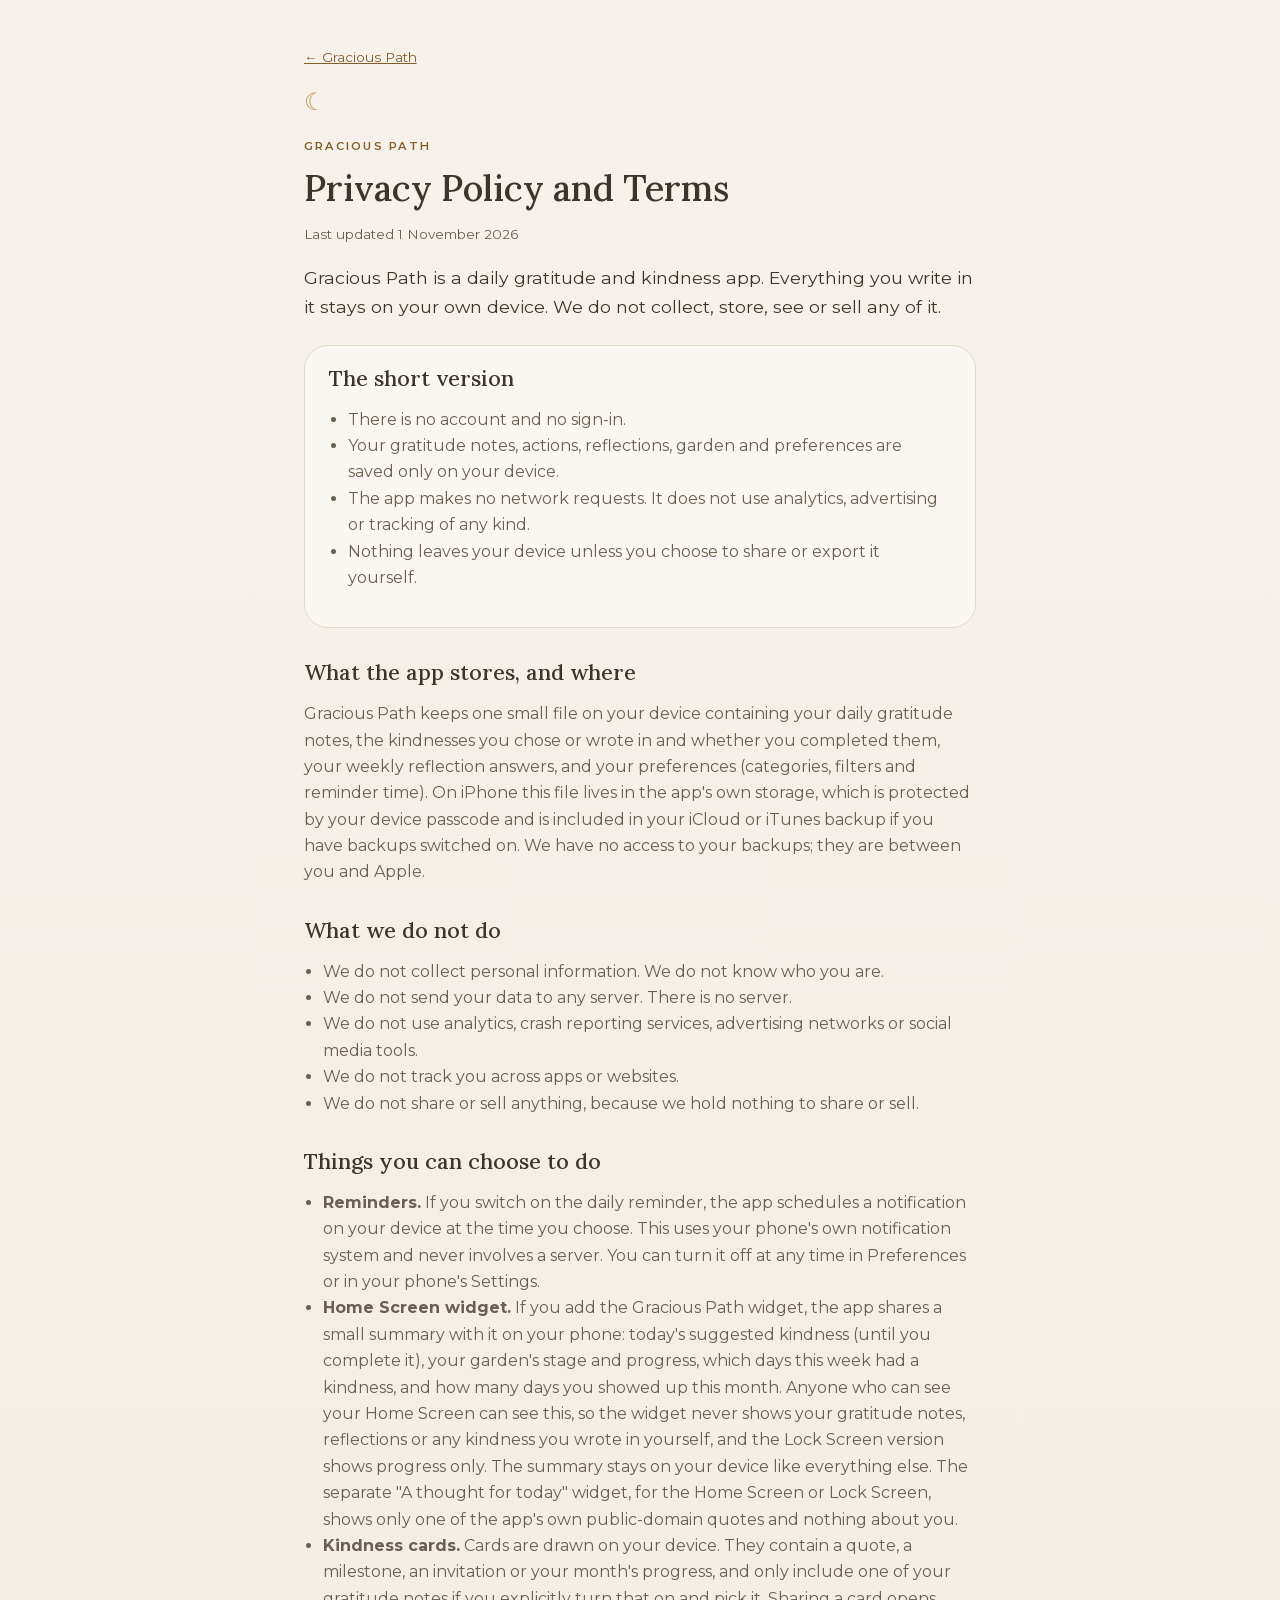
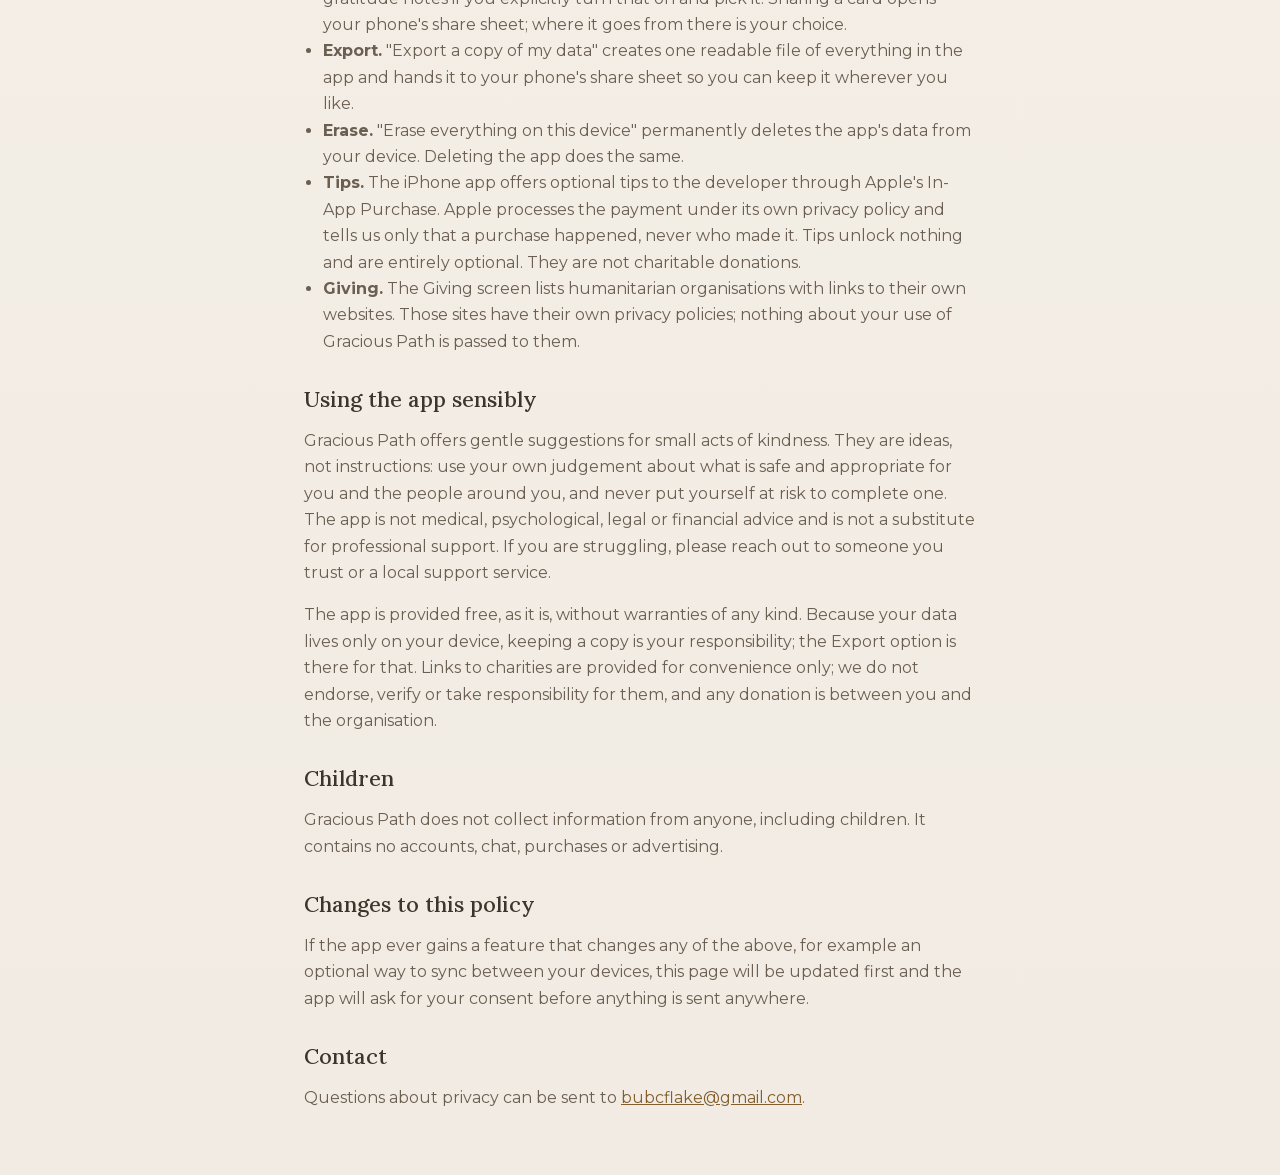
<file: privacy/index.html>
<!DOCTYPE html>
<html lang="en">
  <head>
    <meta charset="UTF-8" />
    <meta name="viewport" content="width=device-width, initial-scale=1.0, viewport-fit=cover" />
    <title>Gracious Path · Privacy Policy and Terms</title>
    <meta name="description" content="Gracious Path keeps everything on your device. This page explains exactly what that means." />
    <link rel="icon" type="image/png" href="../favicon.png" />
    <link rel="stylesheet" href="../fonts/fonts.css" />
    <style>
      :root {
        --bg: #f1ebe3;
        --card: #faf7f2;
        --ink: #3d342b;
        --ink-soft: #6b5f52;
        --gold: #c99a5b;
        --gold-text: #825e2b;
        --line: #e3d8c8;
      }
      * { box-sizing: border-box; }
      body {
        margin: 0;
        background: linear-gradient(180deg, #f6f1ea 0%, var(--bg) 100%);
        color: var(--ink);
        font-family: "Montserrat", "Helvetica Neue", Arial, sans-serif;
        line-height: 1.65;
        padding: calc(env(safe-area-inset-top) + 2rem) 1.25rem calc(env(safe-area-inset-bottom) + 3rem);
      }
      main { max-width: 42rem; margin: 0 auto; }
      .label {
        font-size: 0.7rem;
        font-weight: 600;
        letter-spacing: 0.2em;
        text-transform: uppercase;
        color: var(--gold-text);
        margin: 0 0 0.75rem;
      }
      h1, h2 { font-family: "Lora", Georgia, serif; font-weight: 500; line-height: 1.15; }
      h1 { font-size: 2.25rem; margin: 0 0 0.5rem; }
      h2 { font-size: 1.35rem; margin: 2rem 0 0.5rem; }
      p, li { font-size: 1rem; color: var(--ink-soft); }
      p.lead { font-size: 1.1rem; color: var(--ink); }
      .card {
        background: var(--card);
        border: 1px solid var(--line);
        border-radius: 1.5rem;
        padding: 1.25rem 1.5rem;
        margin: 1.5rem 0;
      }
      ul { padding-left: 1.2rem; }
      a { color: var(--gold-text); }
      .meta { font-size: 0.85rem; color: var(--ink-soft); }
      .moon { color: var(--gold); font-size: 1.5rem; margin-bottom: 1rem; }
    </style>
  </head>
  <body>
    <main>
      <p class="meta"><a href="../">← Gracious Path</a></p>
      <div class="moon" aria-hidden="true">☾</div>
      <p class="label">Gracious Path</p>
      <h1>Privacy Policy and Terms</h1>
      <p class="meta">Last updated 1 November 2026</p>

      <p class="lead">Gracious Path is a daily gratitude and kindness app. Everything you write in it stays on your own device. We do not collect, store, see or sell any of it.</p>

      <div class="card">
        <h2 style="margin-top:0">The short version</h2>
        <ul>
          <li>There is no account and no sign-in.</li>
          <li>Your gratitude notes, actions, reflections, garden and preferences are saved only on your device.</li>
          <li>The app makes no network requests. It does not use analytics, advertising or tracking of any kind.</li>
          <li>Nothing leaves your device unless you choose to share or export it yourself.</li>
        </ul>
      </div>

      <h2>What the app stores, and where</h2>
      <p>Gracious Path keeps one small file on your device containing your daily gratitude notes, the kindnesses you chose or wrote in and whether you completed them, your weekly reflection answers, and your preferences (categories, filters and reminder time). On iPhone this file lives in the app's own storage, which is protected by your device passcode and is included in your iCloud or iTunes backup if you have backups switched on. We have no access to your backups; they are between you and Apple.</p>

      <h2>What we do not do</h2>
      <ul>
        <li>We do not collect personal information. We do not know who you are.</li>
        <li>We do not send your data to any server. There is no server.</li>
        <li>We do not use analytics, crash reporting services, advertising networks or social media tools.</li>
        <li>We do not track you across apps or websites.</li>
        <li>We do not share or sell anything, because we hold nothing to share or sell.</li>
      </ul>

      <h2>Things you can choose to do</h2>
      <ul>
        <li><strong>Reminders.</strong> If you switch on the daily reminder, the app schedules a notification on your device at the time you choose. This uses your phone's own notification system and never involves a server. You can turn it off at any time in Preferences or in your phone's Settings.</li>
        <li><strong>Home Screen widget.</strong> If you add the Gracious Path widget, the app shares a small summary with it on your phone: today's suggested kindness (until you complete it), your garden's stage and progress, which days this week had a kindness, and how many days you showed up this month. Anyone who can see your Home Screen can see this, so the widget never shows your gratitude notes, reflections or any kindness you wrote in yourself, and the Lock Screen version shows progress only. The summary stays on your device like everything else. The separate "A thought for today" widget, for the Home Screen or Lock Screen, shows only one of the app's own public-domain quotes and nothing about you.</li>
        <li><strong>Kindness cards.</strong> Cards are drawn on your device. They contain a quote, a milestone, an invitation or your month's progress, and only include one of your gratitude notes if you explicitly turn that on and pick it. Sharing a card opens your phone's share sheet; where it goes from there is your choice.</li>
        <li><strong>Export.</strong> "Export a copy of my data" creates one readable file of everything in the app and hands it to your phone's share sheet so you can keep it wherever you like.</li>
        <li><strong>Erase.</strong> "Erase everything on this device" permanently deletes the app's data from your device. Deleting the app does the same.</li>
        <li><strong>Tips.</strong> The iPhone app offers optional tips to the developer through Apple's In-App Purchase. Apple processes the payment under its own privacy policy and tells us only that a purchase happened, never who made it. Tips unlock nothing and are entirely optional. They are not charitable donations.</li>
        <li><strong>Giving.</strong> The Giving screen lists humanitarian organisations with links to their own websites. Those sites have their own privacy policies; nothing about your use of Gracious Path is passed to them.</li>
      </ul>

      <h2>Using the app sensibly</h2>
      <p>Gracious Path offers gentle suggestions for small acts of kindness. They are ideas, not instructions: use your own judgement about what is safe and appropriate for you and the people around you, and never put yourself at risk to complete one. The app is not medical, psychological, legal or financial advice and is not a substitute for professional support. If you are struggling, please reach out to someone you trust or a local support service.</p>
      <p>The app is provided free, as it is, without warranties of any kind. Because your data lives only on your device, keeping a copy is your responsibility; the Export option is there for that. Links to charities are provided for convenience only; we do not endorse, verify or take responsibility for them, and any donation is between you and the organisation.</p>

      <h2>Children</h2>
      <p>Gracious Path does not collect information from anyone, including children. It contains no accounts, chat, purchases or advertising.</p>

      <h2>Changes to this policy</h2>
      <p>If the app ever gains a feature that changes any of the above, for example an optional way to sync between your devices, this page will be updated first and the app will ask for your consent before anything is sent anywhere.</p>

      <h2>Contact</h2>
      <p>Questions about privacy can be sent to <a href="mailto:bubcflake@gmail.com">bubcflake@gmail.com</a>.</p>
    </main>
  </body>
</html>
</file>
<file: fonts/fonts.css>
/* Lora and Montserrat, bundled so the app works offline and makes no network requests.
   Both are licensed under the SIL Open Font License 1.1 (see LICENSE-fonts.txt). */
/* lora italic latin-ext */
@font-face {
  font-family: 'Lora';
  font-style: italic;
  font-weight: 400 700;
  font-display: swap;
  src: url(lora-italic-latin-ext.woff2) format('woff2');
  unicode-range: U+0100-02BA, U+02BD-02C5, U+02C7-02CC, U+02CE-02D7, U+02DD-02FF, U+0304, U+0308, U+0329, U+1D00-1DBF, U+1E00-1E9F, U+1EF2-1EFF, U+2020, U+20A0-20AB, U+20AD-20C4, U+2113, U+2C60-2C7F, U+A720-A7FF;
}

/* lora italic latin */
@font-face {
  font-family: 'Lora';
  font-style: italic;
  font-weight: 400 700;
  font-display: swap;
  src: url(lora-italic-latin.woff2) format('woff2');
  unicode-range: U+0000-00FF, U+0131, U+0152-0153, U+02BB-02BC, U+02C6, U+02DA, U+02DC, U+0304, U+0308, U+0329, U+2000-206F, U+20AC, U+2122, U+2191, U+2193, U+2212, U+2215, U+FEFF, U+FFFD;
}

/* lora normal latin-ext */
@font-face {
  font-family: 'Lora';
  font-style: normal;
  font-weight: 400 700;
  font-display: swap;
  src: url(lora-normal-latin-ext.woff2) format('woff2');
  unicode-range: U+0100-02BA, U+02BD-02C5, U+02C7-02CC, U+02CE-02D7, U+02DD-02FF, U+0304, U+0308, U+0329, U+1D00-1DBF, U+1E00-1E9F, U+1EF2-1EFF, U+2020, U+20A0-20AB, U+20AD-20C4, U+2113, U+2C60-2C7F, U+A720-A7FF;
}

/* lora normal latin */
@font-face {
  font-family: 'Lora';
  font-style: normal;
  font-weight: 400 700;
  font-display: swap;
  src: url(lora-normal-latin.woff2) format('woff2');
  unicode-range: U+0000-00FF, U+0131, U+0152-0153, U+02BB-02BC, U+02C6, U+02DA, U+02DC, U+0304, U+0308, U+0329, U+2000-206F, U+20AC, U+2122, U+2191, U+2193, U+2212, U+2215, U+FEFF, U+FFFD;
}

/* montserrat italic latin-ext */
@font-face {
  font-family: 'Montserrat';
  font-style: italic;
  font-weight: 100 900;
  font-display: swap;
  src: url(montserrat-italic-latin-ext.woff2) format('woff2');
  unicode-range: U+0100-02BA, U+02BD-02C5, U+02C7-02CC, U+02CE-02D7, U+02DD-02FF, U+0304, U+0308, U+0329, U+1D00-1DBF, U+1E00-1E9F, U+1EF2-1EFF, U+2020, U+20A0-20AB, U+20AD-20C4, U+2113, U+2C60-2C7F, U+A720-A7FF;
}

/* montserrat italic latin */
@font-face {
  font-family: 'Montserrat';
  font-style: italic;
  font-weight: 100 900;
  font-display: swap;
  src: url(montserrat-italic-latin.woff2) format('woff2');
  unicode-range: U+0000-00FF, U+0131, U+0152-0153, U+02BB-02BC, U+02C6, U+02DA, U+02DC, U+0304, U+0308, U+0329, U+2000-206F, U+20AC, U+2122, U+2191, U+2193, U+2212, U+2215, U+FEFF, U+FFFD;
}

/* montserrat normal latin-ext */
@font-face {
  font-family: 'Montserrat';
  font-style: normal;
  font-weight: 100 900;
  font-display: swap;
  src: url(montserrat-normal-latin-ext.woff2) format('woff2');
  unicode-range: U+0100-02BA, U+02BD-02C5, U+02C7-02CC, U+02CE-02D7, U+02DD-02FF, U+0304, U+0308, U+0329, U+1D00-1DBF, U+1E00-1E9F, U+1EF2-1EFF, U+2020, U+20A0-20AB, U+20AD-20C4, U+2113, U+2C60-2C7F, U+A720-A7FF;
}

/* montserrat normal latin */
@font-face {
  font-family: 'Montserrat';
  font-style: normal;
  font-weight: 100 900;
  font-display: swap;
  src: url(montserrat-normal-latin.woff2) format('woff2');
  unicode-range: U+0000-00FF, U+0131, U+0152-0153, U+02BB-02BC, U+02C6, U+02DA, U+02DC, U+0304, U+0308, U+0329, U+2000-206F, U+20AC, U+2122, U+2191, U+2193, U+2212, U+2215, U+FEFF, U+FFFD;
}
</file>
